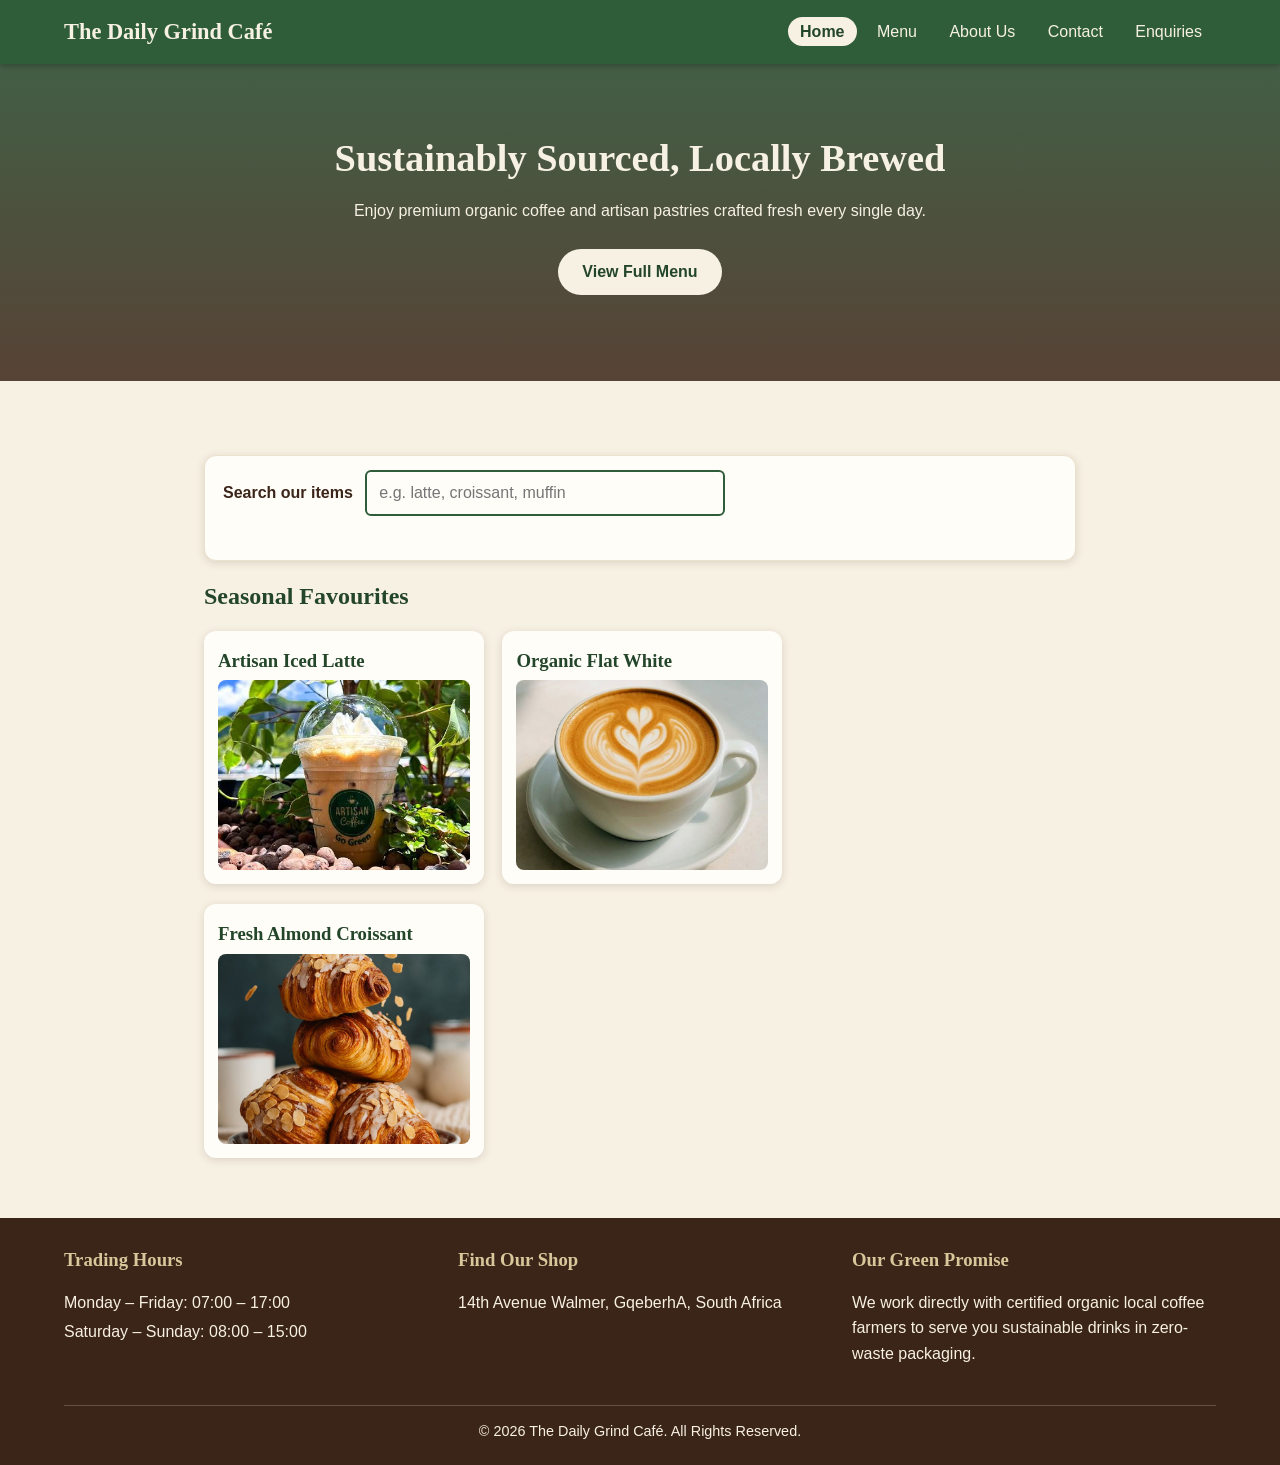
<file: Web Development POE/index.html>
<!DOCTYPE html>
<html lang="en">
<head>
    <meta charset="UTF-8">
    <meta name="viewport" content="width=device-width, initial-scale=1.0">
    <meta name="description" content="Enjoy premium organic coffee and artisan pastries at The Daily Grind Café. Sustainably sourced, locally brewed and crafted fresh every day.">
    <title>The Daily Grind Café | Home</title>
    <link rel="stylesheet" href="./Assets/style.css">
</head>
<body>

    <!-- Navigation Bar -->
    <header>
        <strong>The Daily Grind Café</strong>
        <nav>
            <a href="./index.html">Home</a>
            <a href="./Pages/menu.html">Menu</a>
            <a href="./Pages/about.html">About Us</a>
            <a href="./Pages/contact.html">Contact</a>
            <a href="./Pages/enquiry.html">Enquiries</a>
        </nav>
    </header>

    <hr>

    <!-- Main Hero Banner Section -->
    <section>
        <h1>Sustainably Sourced, Locally Brewed</h1>
        <p>Enjoy premium organic coffee and artisan pastries crafted fresh every single day.</p>
        <p><a href="./Pages/menu.html"><strong>View Full Menu</strong></a></p>
    </section>

    <hr>

    <!-- Seasonal Favourites Product Listing -->
    <main>
        <h2>Seasonal Favourites</h2>
        
        <!-- Product Item Card 1 -->
        <div>
            <h3>Artisan Iced Latte</h3>
            <img src="./Assets/Artisan iced latte.jpeg" width="20%" height="20%" >

            
        </div>

        <!-- Product Item Card 2 -->
        <div>
            <h3>Organic Flat White</h3>
            <img src="./Assets/Latte Art.jpeg" width="20%" height="20%" >

            
        </div>

        <!-- Product Item Card 3 -->
        <div>
            <h3>Fresh Almond Croissant</h3>
            <img src="./Assets/Buttery Almond Croissants _ Cozy Pastry Morning Aesthetic.jpeg" width="20%" height="10%" >

            
        </div>
    </main>

    <hr>

    <!-- Footer Region -->
    <footer>
        <div>
            <h3>Trading Hours</h3>
            <p>Monday – Friday: 07:00 – 17:00</p>
            <p>Saturday – Sunday: 08:00 – 15:00</p>
        </div>

        <div>
            <h3>Find Our Shop</h3>
            <p>14th Avenue Walmer, GqeberhA, South Africa</p>
        </div>

        <div>
            <h3>Our Green Promise</h3>
            <p>We work directly with certified organic local coffee farmers to serve you sustainable drinks in zero-waste packaging.</p>
        </div>

        <p>&copy; 2026 The Daily Grind Café. All Rights Reserved.</p>
    </footer>

    <script src="./Assets/script.js" defer></script>
</body>
</html>
</file>
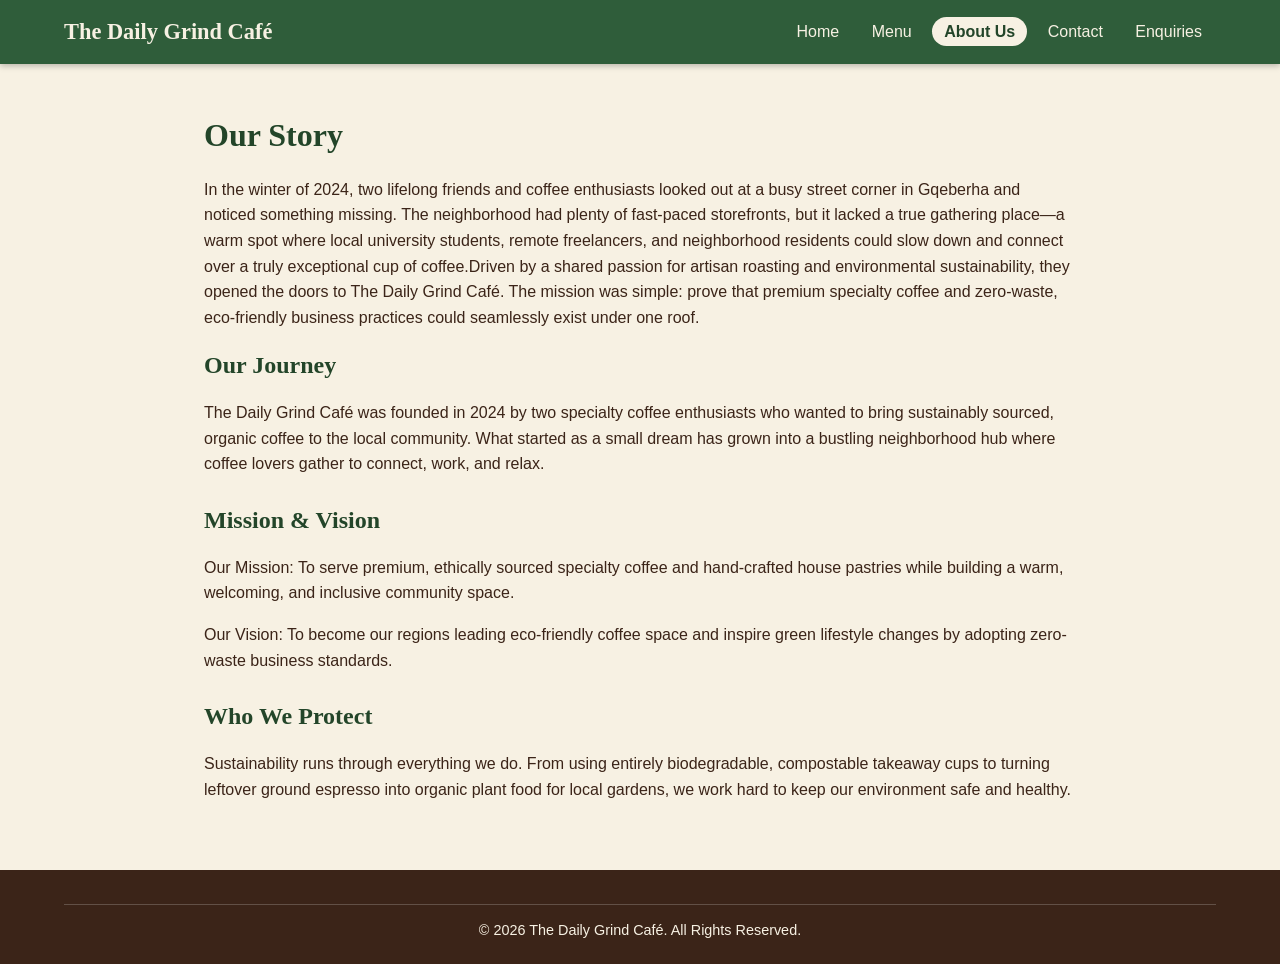
<file: Web Development POE/Pages/about.html>
<!DOCTYPE html>
<html lang="en">
<head>
    <meta charset="UTF-8">
    <meta name="viewport" content="width=device-width, initial-scale=1.0">
    <meta name="description" content="Learn the story, mission and values behind The Daily Grind Café, a locally brewed, sustainably sourced organic coffee shop.">
    <title>About Us | The Daily Grind Café</title>
    <link rel="stylesheet" href="../Assets/style.css">
</head>
<body>

    <!-- Navigation Bar -->
    <header>
        <strong>The Daily Grind Café</strong>
        <nav>
            <a href="../index.html">Home</a>
            <a href="./menu.html">Menu</a>
            <a href="./about.html">About Us</a>
            <a href="./contact.html">Contact</a>
            <a href="./enquiry.html">Enquiries</a>
        </nav>
    </header>

    <hr>

    <main>
        <h1>Our Story</h1>
        <p>In the winter of 2024, two lifelong friends and coffee enthusiasts looked out at a busy street corner in Gqeberha and noticed something missing. The neighborhood had plenty of fast-paced storefronts, but it lacked a true gathering place—a warm spot where local university students, remote freelancers, and neighborhood residents could slow down and connect over a truly exceptional cup of coffee.Driven by a shared passion for artisan roasting and environmental sustainability, they opened the doors to The Daily Grind Café. The mission was simple: prove that premium specialty coffee and zero-waste, eco-friendly business practices could seamlessly exist under one roof.</p>

        <section>
            <h2>Our Journey</h2>
            <p>The Daily Grind Café was founded in 2024 by two specialty coffee enthusiasts who wanted to bring sustainably sourced, organic coffee to the local community. What started as a small dream has grown into a bustling neighborhood hub where coffee lovers gather to connect, work, and relax.</p>
        </section>

        <section>
            <h2>Mission & Vision</h2>
            <p>Our Mission: To serve premium, ethically sourced specialty coffee and hand-crafted house pastries while building a warm, welcoming, and inclusive community space.</p>
            <p>Our Vision: To become our regions leading eco-friendly coffee space and inspire green lifestyle changes by adopting zero-waste business standards.</p>
        </section>

        <section>
            <h2>Who We Protect</h2>
            <p>Sustainability runs through everything we do. From using entirely biodegradable, compostable takeaway cups to turning leftover ground espresso into organic plant food for local gardens, we work hard to keep our environment safe and healthy.</p>
        </section>
    </main>

    <hr>

    <footer>
        <p>&copy; 2026 The Daily Grind Café. All Rights Reserved.</p>
    </footer>

    <script src="../Assets/script.js" defer></script>
</body>
</html>
</file>
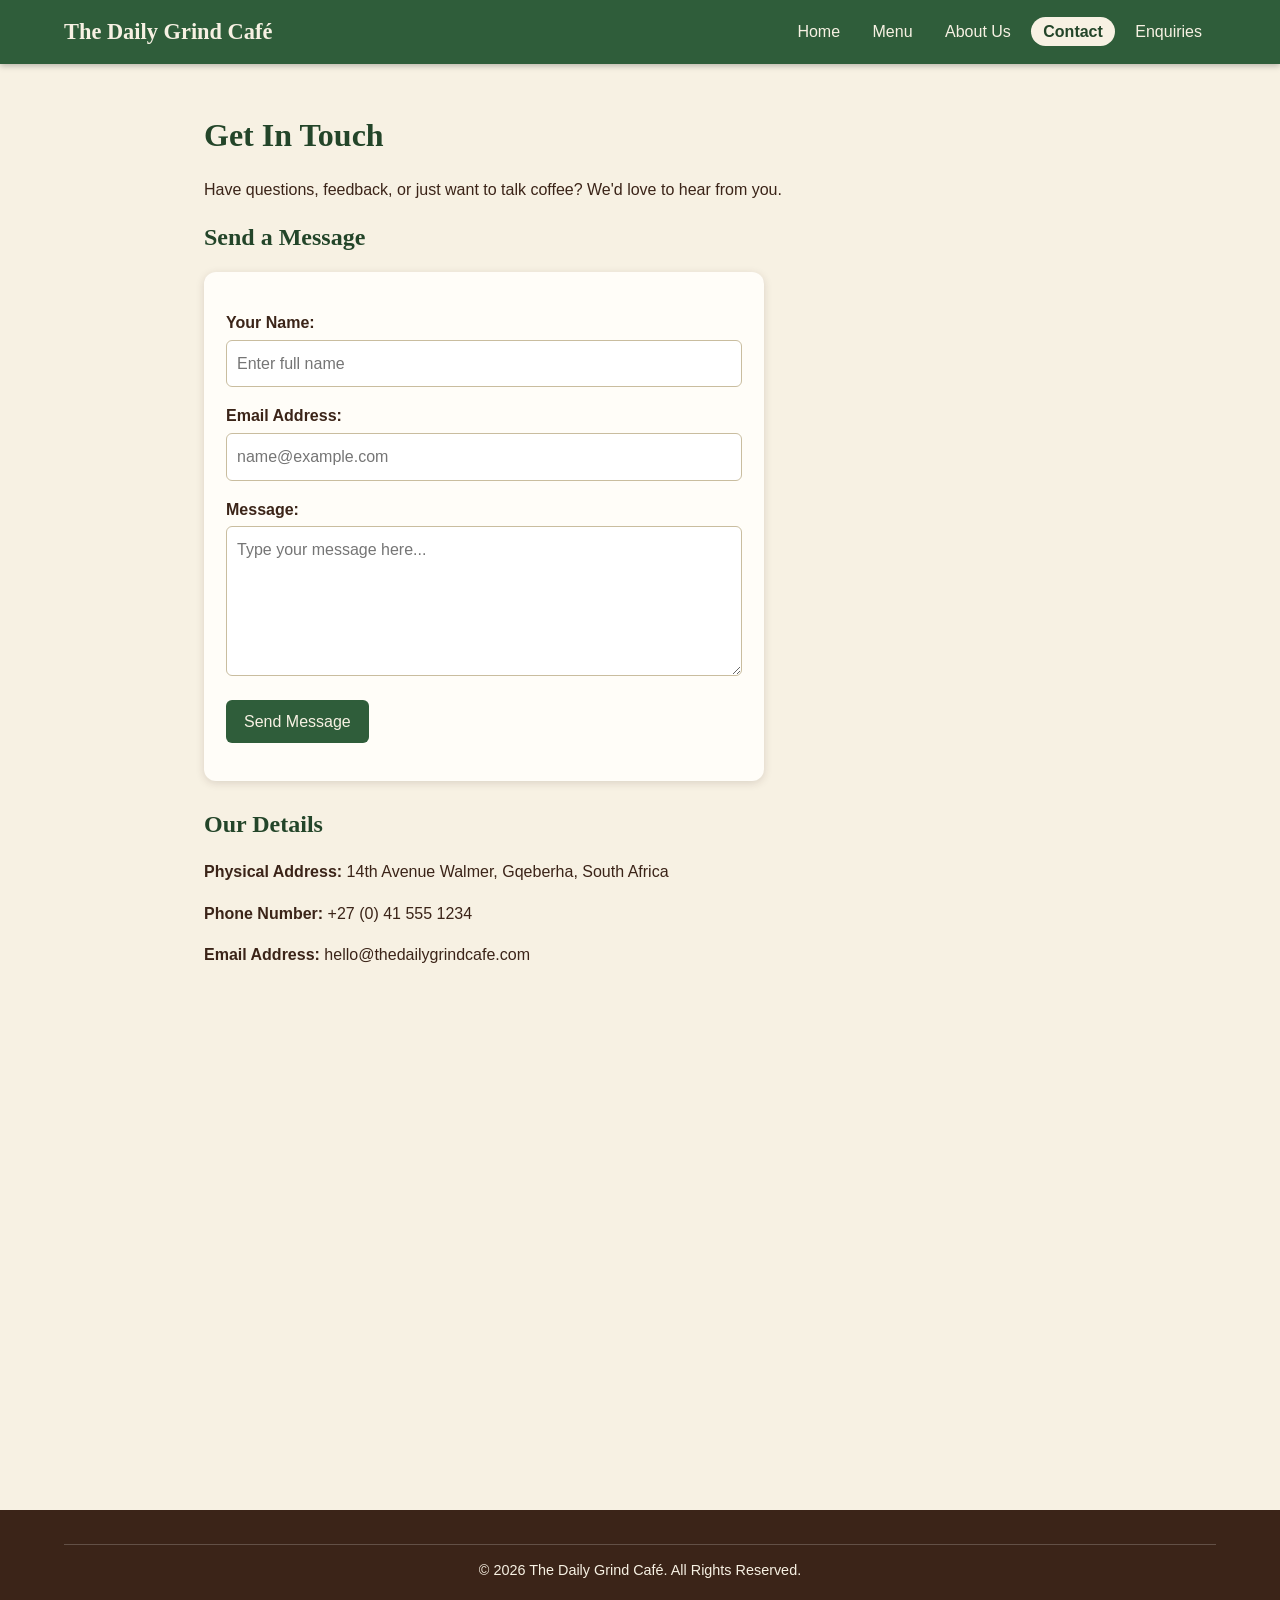
<file: Web Development POE/Pages/contact.html>
<!DOCTYPE html>
<html lang="en">
<head>
    <meta charset="UTF-8">
    <meta name="viewport" content="width=device-width, initial-scale=1.0">
    <meta name="description" content="Get in touch with The Daily Grind Café. Send us a message or find our address, phone number and email.">
    <title>Contact Us | The Daily Grind Café</title>
    <link rel="stylesheet" href="../Assets/style.css">
</head>
<body>

    <!-- Navigation Bar -->
    <header>
        <p>The Daily Grind Café</p>
        <nav>
            <a href="../index.html">Home</a>
            <a href="./menu.html">Menu</a>
            <a href="./about.html">About Us</a>
            <a href="./contact.html">Contact</a>
            <a href="./enquiry.html">Enquiries</a>
        </nav>
    </header>

    <hr>

    <main>
        <h1>Get In Touch</h1>
        <p>Have questions, feedback, or just want to talk coffee? We'd love to hear from you.</p>

        <!-- Message Intake Form Box -->
        <section>
            <h2>Send a Message</h2>
            <form action="#" method="POST" data-validate="message">
                <p>
                    <label for="name">Your Name:</label><br>
                    <input type="text" id="name" required placeholder="Enter full name">
                </p>
                <p>
                    <label for="email">Email Address:</label><br>
                    <input type="email" id="email" required placeholder="name@example.com">
                </p>
                <p>
                    <label for="msg">Message:</label><br>
                    <textarea id="msg" rows="5" required placeholder="Type your message here..."></textarea>
                </p>
                <p>
                    <button type="submit">Send Message</button>
                </p>
            </form>
        </section>

        <hr>

        <!-- Business Details Info Box -->
        <section>
            <h2>Our Details</h2>
            <p><strong>Physical Address:</strong> 14th Avenue Walmer, Gqeberha, South Africa</p>
            <p><strong>Phone Number:</strong> +27 (0) 41 555 1234</p>
            <p><strong>Email Address:</strong> hello@thedailygrindcafe.com</p>
            
            <p><em><iframe src="https://www.google.com/maps/embed?pb=!1m18!1m12!1m3!1d6617.00167066877!2d25.563915100000003!3d-33.979667299999996!2m3!1f0!2f0!3f0!3m2!1i1024!2i768!4f13.1!3m3!1m2!1s0x1e7ad1f44083061b%3A0xedfedc20748aeb12!2s14th%20Ave%2C%20Gqeberha%2C%206070!5e0!3m2!1sen!2sza!4v1786652926778!5m2!1sen!2sza" width="600" height="450" style="border:0;" allowfullscreen="" loading="lazy" referrerpolicy="strict-origin-when-cross-origin"></iframe></em></p>

        </section>
    </main>

    <hr>

    <footer>
        <p>&copy; 2026 The Daily Grind Café. All Rights Reserved.</p>
    </footer>

    <script src="../Assets/script.js" defer></script>
</body>
</html>
</file>
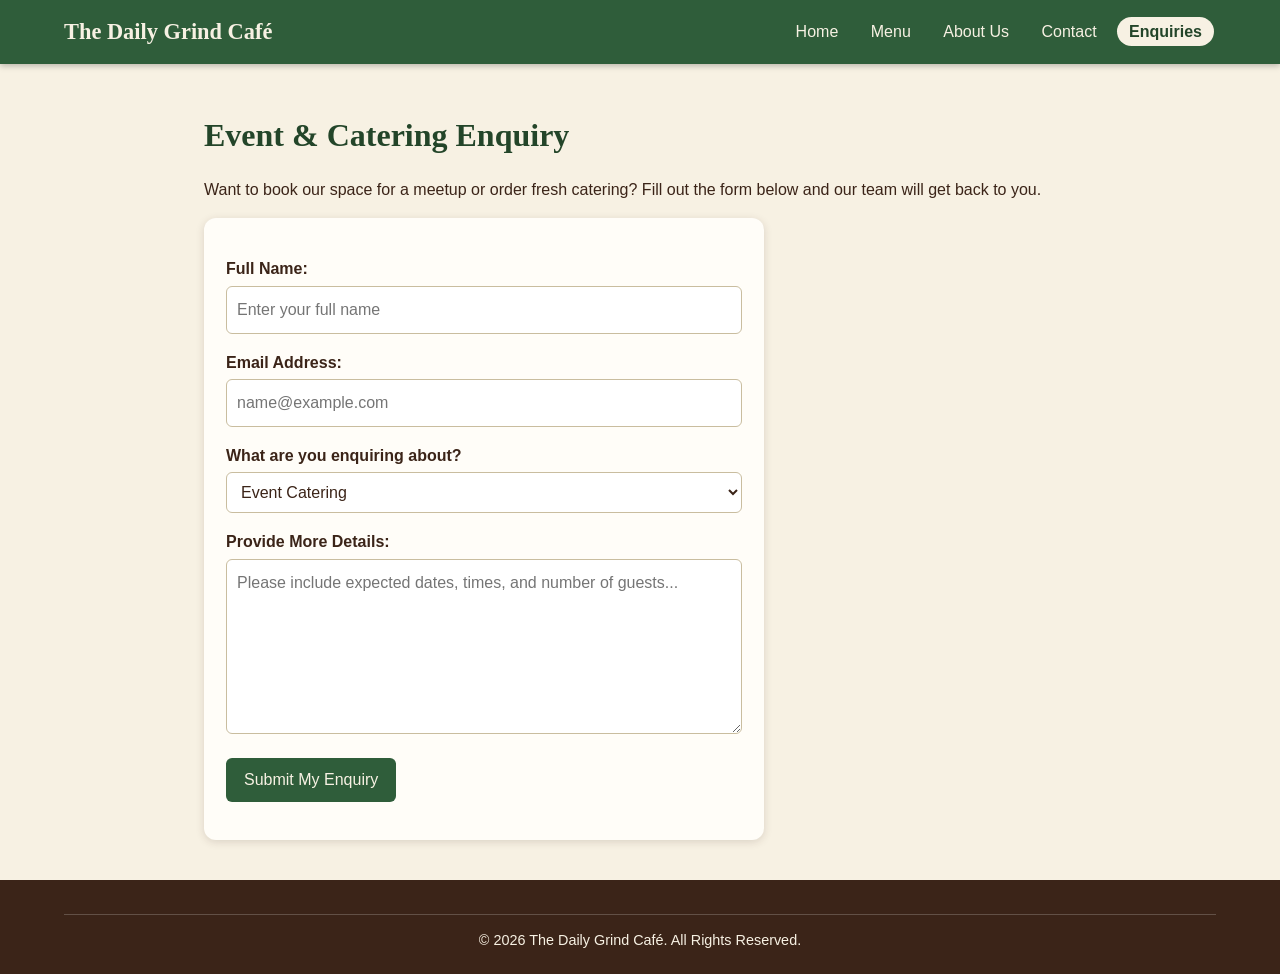
<file: Web Development POE/Pages/enquiry.html>
<!DOCTYPE html>
<html lang="en">
<head>
    <meta charset="UTF-8">
    <meta name="viewport" content="width=device-width, initial-scale=1.0">
    <meta name="description" content="Planning an event? Send The Daily Grind Café an enquiry for catering and event bookings and we will get back to you soon.">
    <title>Enquiries | The Daily Grind Café</title>

    <link rel="stylesheet" href="../Assets/style.css">
</head>
<body>

    <!-- Navigation Bar -->
    <header>
        <p>The Daily Grind Café</p>
        <nav>
            <a href="../index.html">Home</a>
            <a href="./menu.html">Menu</a>
            <a href="./about.html">About Us</a>
            <a href="./contact.html">Contact</a>
            <a href="./enquiry.html">Enquiries</a>
        </nav>
    </header>

    <hr>

    <main>
        <h1>Event & Catering Enquiry</h1>
        <p>Want to book our space for a meetup or order fresh catering? Fill out the form below and our team will get back to you.</p>
        
        <!-- Form Intake Section -->
        <form action="#" method="POST" data-validate="enquiry">
            <p>
                <label for="name">Full Name:</label><br>
                <input type="text" id="name" required placeholder="Enter your full name">
            </p>

            <p>
                <label for="email">Email Address:</label><br>
                <input type="email" id="email" required placeholder="name@example.com">
            </p>

            <p>
                <label for="enquiry-type">What are you enquiring about?</label><br>
                <select id="enquiry-type">
                    <option value="catering">Event Catering</option>
                    <option value="venue">Café Venue Hire</option>
                    <option value="bulk">Bulk Pastry Orders</option>
                    <option value="other">General Business Inquiry</option>
                </select>
            </p>

            <p>
                <label for="details">Provide More Details:</label><br>
                <textarea id="details" rows="6" required placeholder="Please include expected dates, times, and number of guests..."></textarea>
            </p>

            <p>
                <button type="submit">Submit My Enquiry</button>
            </p>
        </form>
    </main>

    <hr>

    <footer>
        <p>&copy; 2026 The Daily Grind Café. All Rights Reserved.</p>
    </footer>

    <script src="../Assets/script.js" defer></script>
</body>
</html>
</file>
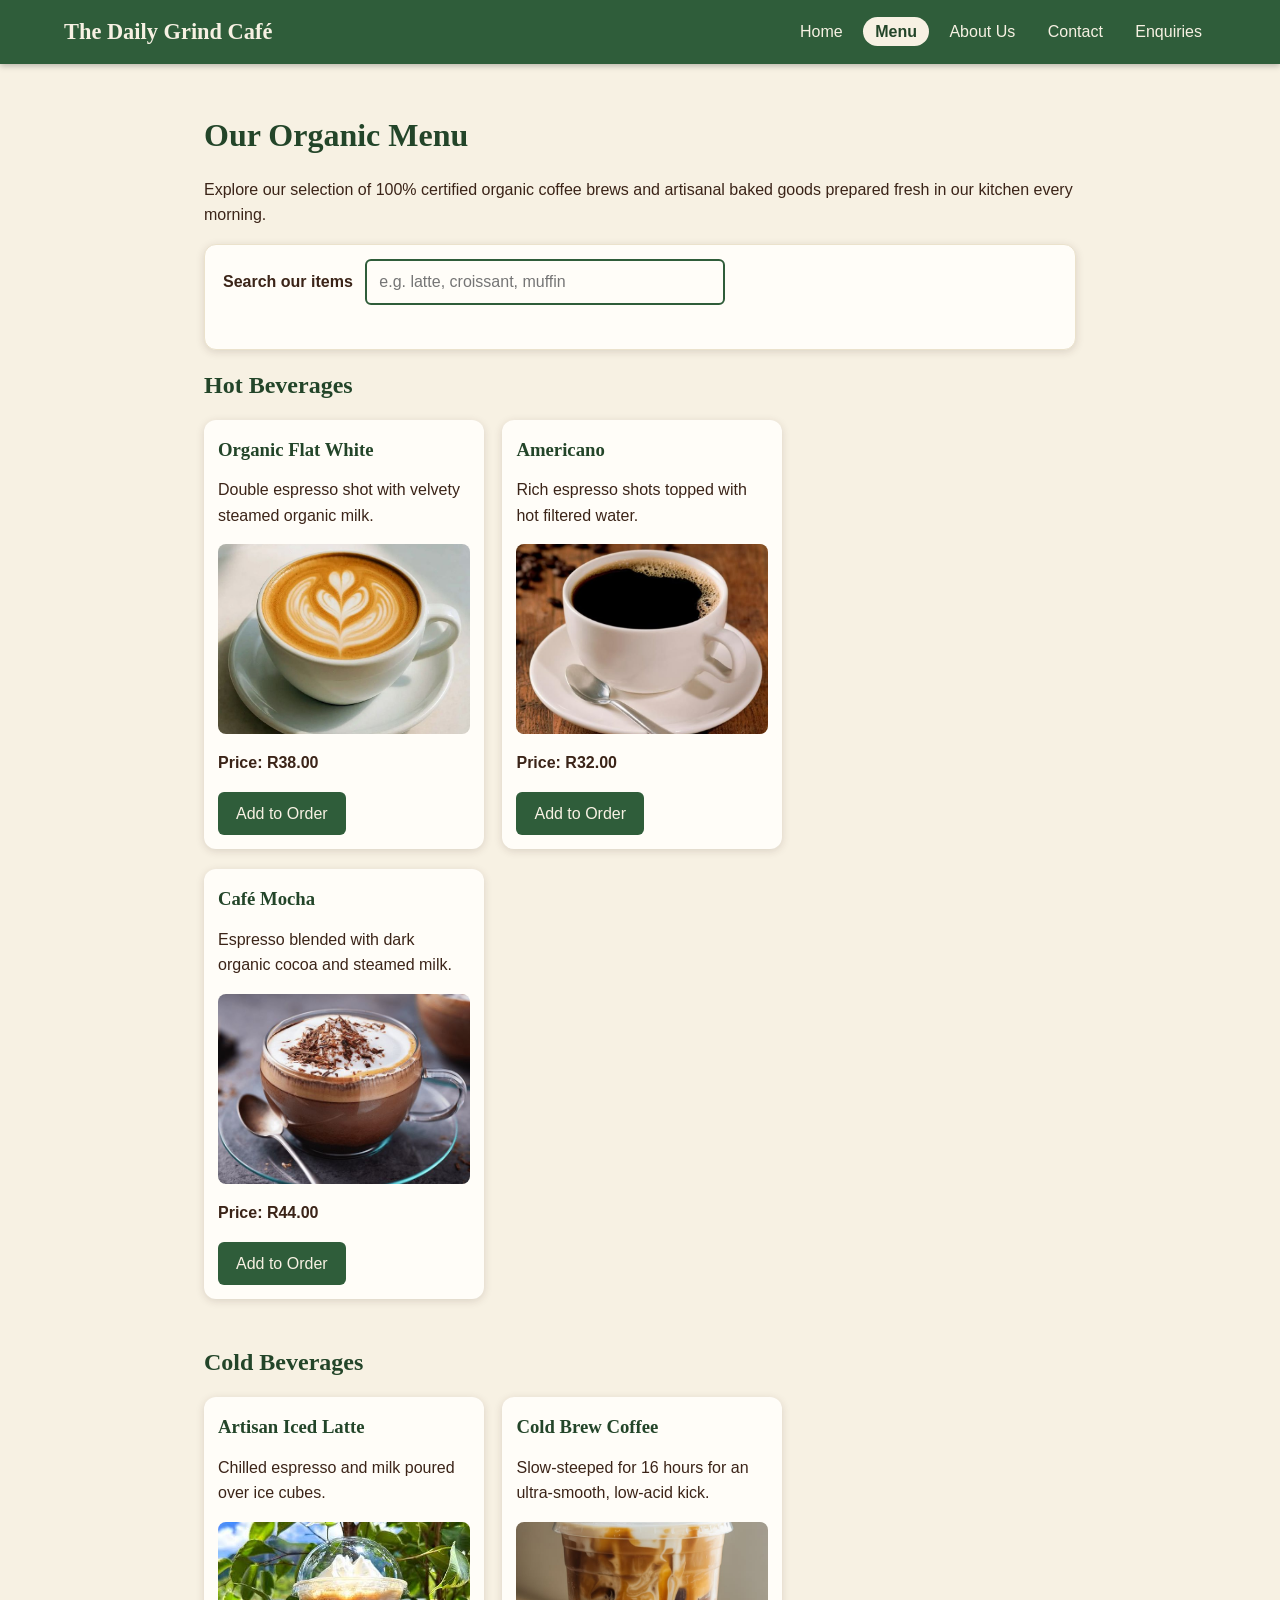
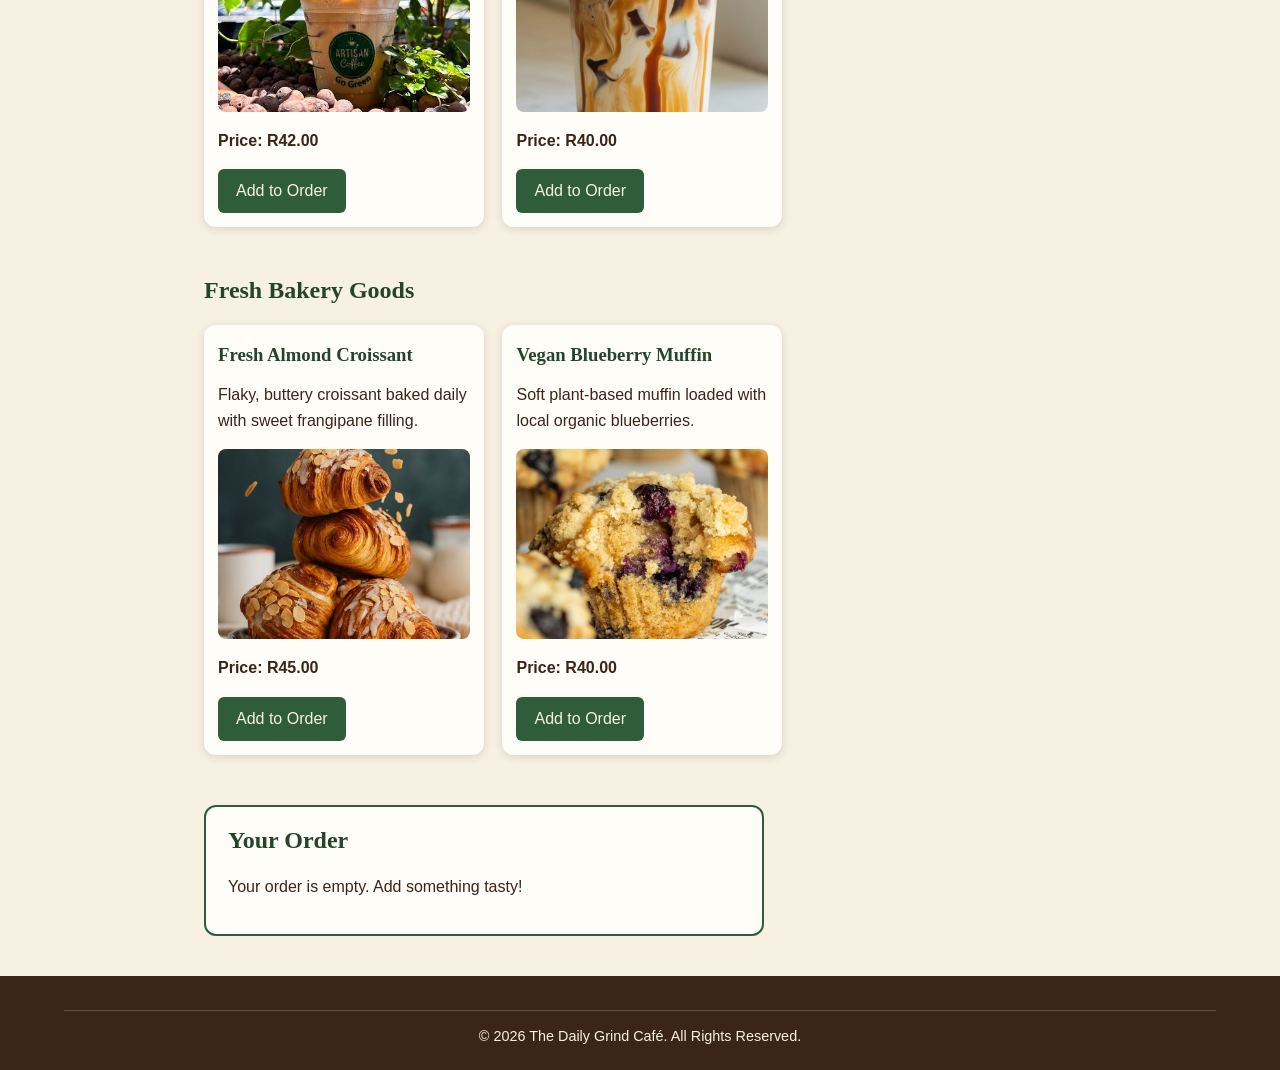
<file: Web Development POE/Pages/menu.html>
<!DOCTYPE html>
<html lang="en">
<head>
    <meta charset="UTF-8">
    <meta name="viewport" content="width=device-width, initial-scale=1.0">
    <meta name="description" content="Browse The Daily Grind Café menu: 100% certified organic hot and cold coffee brews plus fresh artisan pastries and baked goods. Order online today.">
    <title>Our Menu | The Daily Grind Café</title>
    <link rel="stylesheet" href="../Assets/style.css">
</head>
<body data-page="menu">

    <!-- Navigation Bar -->
    <header>
        <p>The Daily Grind Café</p>
        <nav>
            <a href="../index.html">Home</a>
            <a href="./menu.html">Menu</a>
            <a href="./about.html">About Us</a>
            <a href="./contact.html">Contact</a>
            <a href="./enquiry.html">Enquiries</a>
        </nav>
    </header>

    <hr>

    <main>
        <h1>Our Organic Menu</h1>
        <p>Explore our selection of 100% certified organic coffee brews and artisanal baked goods prepared fresh in our kitchen every morning.</p>

        <!-- Hot Drinks Section -->
        <section>
            <h2>Hot Beverages</h2>
            
            <div>
                <h3>Organic Flat White</h3>
                <p>Double espresso shot with velvety steamed organic milk.</p>
                <img src="../Assets/Latte Art.jpeg" width="10%" height="10%">
                <p><strong>Price: R38.00</strong></p>
                <button type="button">Add to Order</button>
            </div>

            <div>
                <h3>Americano</h3>
                <p>Rich espresso shots topped with hot filtered water.</p>
                <img src="../Assets/Lets Meet for Coffee.jpeg" width="10%" height="10%">
                <p><strong>Price: R32.00</strong></p>
                
                <button type="button">Add to Order</button>
            </div>

            <div>
                <h3>Café Mocha</h3>
                <p>Espresso blended with dark organic cocoa and steamed milk.</p>
                <img src="../Assets/Mocha recipe.jpeg" width="10%" height="10%">
                <p><strong>Price: R44.00</strong></p>
                <button type="button">Add to Order</button>
            </div>
        </section>

        <hr>

        <!-- Cold Drinks Section -->
        <section>
            <h2>Cold Beverages</h2>

            <div>
                <h3>Artisan Iced Latte</h3>
                <p>Chilled espresso and milk poured over ice cubes.</p>
                <img src="../Assets/Artisan iced latte.jpeg" width="10%" height="10%">
                <p><strong>Price: R42.00</strong></p>
                <button type="button">Add to Order</button>
            </div>

            <div>
                <h3>Cold Brew Coffee</h3>
                <p>Slow-steeped for 16 hours for an ultra-smooth, low-acid kick.</p>
                <img src="../Assets/Cold Brew.jpeg" width="10%" height="10%">
                <p><strong>Price: R40.00</strong></p>
                <button type="button">Add to Order</button>
            </div>
        </section>

        <hr>

        <!-- Bakery Section -->
        <section>
            <h2>Fresh Bakery Goods</h2>

            <div>
                <h3>Fresh Almond Croissant</h3>
                <p>Flaky, buttery croissant baked daily with sweet frangipane filling.</p>
                <img src="../Assets/Buttery Almond Croissants _ Cozy Pastry Morning Aesthetic.jpeg" width="10%" height="20%">
                <p><strong>Price: R45.00</strong></p>
                <button type="button">Add to Order</button>
            </div>

            <div>
                <h3>Vegan Blueberry Muffin</h3>
                <p>Soft plant-based muffin loaded with local organic blueberries.</p>
                <img src="../Assets/Vegan Blueberry Muffins With Vanilla Crumb Topping.jpeg" width="10%" height="10%">
                <p><strong>Price: R40.00</strong></p>
                <button type="button">Add to Order</button>
            </div>
        </section>
    </main>

    <hr>

    <footer>
        <p>&copy; 2026 The Daily Grind Café. All Rights Reserved.</p>
    </footer>

    <script src="../Assets/script.js" defer></script>
</body>
</html>
</file>
<file: Web Development POE/Assets/style.css>
/* The Daily Grind Café - shared stylesheet */
:root {
    --green: #2f5d3a;
    --green-dark: #234529;
    --cream: #f7f1e3;
    --cream-dark: #ebe2cc;
    --espresso: #3b2418;
    --white: #fffdf8;
}

* { box-sizing: border-box; }

body {
    margin: 0;
    font-family: "Segoe UI", Tahoma, Geneva, Verdana, sans-serif;
    line-height: 1.6;
    color: var(--espresso);
    background: var(--cream);
}

h1, h2, h3 { font-family: Georgia, "Times New Roman", serif; color: var(--green-dark); line-height: 1.25; }
hr { display: none; }
a { color: var(--green); }

/* ---------- Header / nav ---------- */
header {
    background: var(--green);
    color: var(--cream);
    padding: 14px 5%;
    display: flex;
    flex-wrap: wrap;
    align-items: center;
    justify-content: space-between;
    gap: 10px;
    position: sticky;
    top: 0;
    z-index: 10;
    box-shadow: 0 2px 6px rgba(0,0,0,.25);
}
header strong, header > p { margin: 0; font-family: Georgia, serif; font-size: 1.4rem; font-weight: bold; }
nav a {
    color: var(--cream);
    text-decoration: none;
    padding: 6px 12px;
    border-radius: 20px;
    margin: 0 2px;
    transition: background .2s;
}
nav a:hover { background: rgba(255,255,255,.18); }
nav a.active { background: var(--cream); color: var(--green-dark); }

/* ---------- Layout ---------- */
main { max-width: 1000px; margin: 0 auto; padding: 30px 5% 40px; }
section { margin-bottom: 28px; }
body > section {            /* home page hero */
    background: linear-gradient(rgba(35,69,41,.85), rgba(59,36,24,.85));
    color: var(--cream);
    text-align: center;
    padding: 70px 5%;
}
body > section h1 { color: var(--cream); font-size: 2.4rem; margin: 0 0 10px; }
body > section a {
    display: inline-block;
    background: var(--cream);
    color: var(--green-dark);
    padding: 10px 24px;
    border-radius: 25px;
    text-decoration: none;
    margin-top: 10px;
}
body > section a:hover { background: #fff; }

/* ---------- Cards (home + menu) ---------- */
main > div, section > div {
    display: inline-block;
    vertical-align: top;
    width: 280px;
    max-width: 100%;
    margin: 0 14px 20px 0;
    background: var(--white);
    border-radius: 12px;
    padding: 14px;
    box-shadow: 0 2px 8px rgba(59,36,24,.15);
}
main > div h3, section > div h3 { margin: 4px 0 8px; }
main > div img, section > div img {
    width: 100%; height: 190px; object-fit: cover; border-radius: 8px; display: block;
}

/* ---------- Buttons ---------- */
button {
    font: inherit;
    background: var(--green);
    color: var(--cream);
    border: none;
    padding: 9px 18px;
    border-radius: 6px;
    cursor: pointer;
    transition: background .2s;
}
button:hover:not(:disabled) { background: var(--green-dark); }
button:disabled { background: #8a8a6a; cursor: default; }

/* ---------- Forms ---------- */
form {
    background: var(--white);
    padding: 22px;
    border-radius: 12px;
    box-shadow: 0 2px 8px rgba(59,36,24,.15);
    max-width: 560px;
}
label { font-weight: 600; }
input[type="text"], input[type="email"], select, textarea {
    width: 100%;
    font: inherit;
    padding: 10px;
    margin-top: 4px;
    border: 1px solid #c9bd9f;
    border-radius: 6px;
    background: #fff;
    color: var(--espresso);
}
input:focus, select:focus, textarea:focus { outline: 2px solid var(--green); border-color: var(--green); }
.field-error { font-size: .9rem; margin-top: 3px; }
form [role="status"] { font-weight: 600; color: var(--green-dark); }
iframe { max-width: 100%; border-radius: 12px; }

/* ---------- Order panel (menu page) ---------- */
#order-panel {
    background: var(--white);
    border: 2px solid var(--green);
    border-radius: 12px;
    padding: 18px 22px;
    margin-top: 30px;
    max-width: 560px;
}
#order-panel h2 { margin-top: 0; }
#order-list { list-style: none; padding: 0; }
#order-list li { padding: 8px 0; border-bottom: 1px dashed var(--cream-dark); }
#order-list li button { padding: 2px 10px; margin-left: 4px; }
#order-total { font-size: 1.15rem; color: var(--green-dark); }
#order-message { color: var(--green-dark); font-weight: 600; }

/* ---------- Footer ---------- */
footer {
    background: var(--espresso);
    color: var(--cream);
    padding: 30px 5% 18px;
    display: flex;
    flex-wrap: wrap;
    gap: 30px;
}
footer div { flex: 1 1 220px; }
footer h3 { color: #d8c79b; margin-top: 0; }
footer p { margin: 4px 0; }
footer > p { flex-basis: 100%; text-align: center; border-top: 1px solid rgba(255,255,255,.2); padding-top: 14px; font-size: .9rem; }

@media (max-width: 600px) {
    header { flex-direction: column; text-align: center; }
    main > div, section > div { width: 100%; margin-right: 0; }
}

/* ---------- Click-to-enlarge pictures (lightbox) ---------- */
img.zoomable {
    cursor: zoom-in;
    transition: transform .2s, box-shadow .2s;
}
img.zoomable:hover,
img.zoomable:focus-visible {
    transform: scale(1.04);
    box-shadow: 0 6px 16px rgba(59,36,24,.35);
}
#lightbox {
    position: fixed; inset: 0; z-index: 1000;
    display: flex; align-items: center; justify-content: center;
    padding: 24px;
    background: rgba(59,36,24,.85);
    animation: lightbox-fade .25s ease;
}
#lightbox[hidden] { display: none; }
#lightbox figure { margin: 0; max-width: 90vw; text-align: center; animation: lightbox-pop .3s ease; }
#lightbox-img {
    max-width: 90vw; max-height: 80vh; width: auto; height: auto;
    border-radius: 10px; border: 6px solid var(--white);
    box-shadow: 0 10px 40px rgba(0,0,0,.5);
}
#lightbox-caption { margin-top: 12px; color: var(--cream); font-size: 1.1rem; }
#lightbox-close {
    position: absolute; top: 16px; right: 22px;
    padding: 4px 14px; font-size: 2rem; line-height: 1.2;
    background: var(--cream); color: var(--espresso);
}
#lightbox-close:hover { background: var(--cream-dark); }
@keyframes lightbox-fade { from { opacity: 0; } to { opacity: 1; } }
@keyframes lightbox-pop  { from { transform: scale(.7); opacity: 0; } to { transform: scale(1); opacity: 1; } }

/* ---------- Search bar ---------- */
[hidden] { display: none !important; }

#search-box {
    background: var(--white);
    border: 1px solid var(--cream-dark);
    border-radius: 12px;
    padding: 14px 18px;
    margin: 16px 0;
    box-shadow: 0 2px 8px rgba(59,36,24,.15);
}
#search-box label { font-weight: bold; margin-right: 8px; }
#search-input {
    font: inherit;
    width: min(100%, 360px);
    padding: 8px 12px;
    border: 2px solid var(--green);
    border-radius: 6px;
    background: var(--white);
    color: var(--espresso);
}
#search-input:focus { outline: 3px solid var(--cream-dark); border-color: var(--green-dark); }
#search-status { margin: 8px 0 0; min-height: 1.4em; font-style: italic; }
main > #search-box { width: 100%; max-width: none; margin-right: 0; display: block; }
</file>
